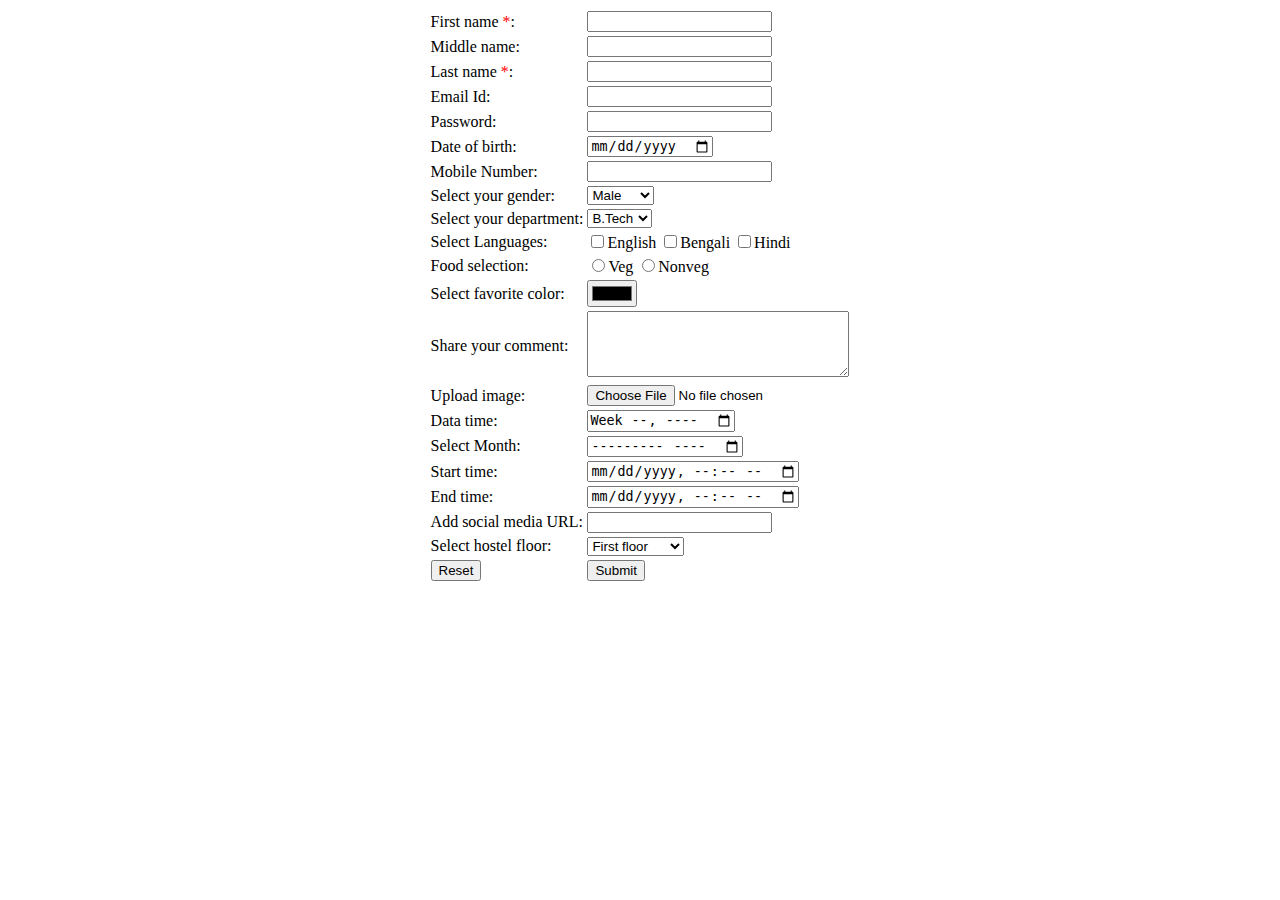
<file: index.html>
<!DOCTYPE html>
<html>
<head>
    <meta charset="UTF-8">
    <title>Centered Form Table</title>
</head>
<body>

<center>
    <form>
        <table>
            <tr>
                <td>First name <font color="red">*</font>:</td>
                <td><input type="text" name="fname" required></td>
            </tr>
            <tr>
                <td>Middle name:</td>
                <td><input type="text" name="mname"></td>
            </tr>
            <tr>
                <td>Last name <font color="red">*</font>:</td>
                <td><input type="text" name="lname" required></td>
            </tr>
            <tr>
                <td>Email Id:</td>
                <td><input type="email" name="email"></td>
            </tr>
            <tr>
                <td>Password:</td>
                <td><input type="password" name="password"></td>
            </tr>
            <tr>
                <td>Date of birth:</td>
                <td><input type="date" name="dob"></td>
            </tr>
            <tr>
                <td>Mobile Number:</td>
                <td><input type="text" name="mobile"></td>
            </tr>
            <tr>
                <td>Select your gender:</td>
                <td>
                    <select name="gender">
                        <option>Male</option>
                        <option>Female</option>
                        <option>Others</option>
                    </select>
                </td>
            </tr>
            <tr>
                <td>Select your department:</td>
                <td>
                    <select name="department">
                        <option>B.Tech</option>
                        <option>M.Tech</option>
                        <option>MCA</option>
                    </select>
                </td>
            </tr>
            <tr>
                <td>Select Languages:</td>
                <td>
                    <input type="checkbox" name="lang" value="english">English
                    <input type="checkbox" name="lang" value="bengali">Bengali
                    <input type="checkbox" name="lang" value="hindi">Hindi
                </td>
            </tr>
            <tr>
                <td>Food selection:</td>
                <td>
                    <input type="radio" name="food" value="veg">Veg
                    <input type="radio" name="food" value="nonveg">Nonveg
                </td>
            </tr>
            <tr>
                <td>Select favorite color:</td>
                <td><input type="color" name="color"></td>
            </tr>
            <tr>
                <td>Share your comment:</td>
                <td><textarea name="comment" cols="30" rows="4"></textarea></td>
            </tr>
            <tr>
                <td>Upload image:</td>
                <td><input type="file" name="image"></td>
            </tr>
            <tr>
                <td>Data time:</td>
                <td><input type="week" name="week"></td>
            </tr>
            <tr>
                <td>Select Month:</td>
                <td><input type="month" name="month"></td>
            </tr>
            <tr>
                <td>Start time:</td>
                <td><input type="datetime-local" name="start"></td>
            </tr>
            <tr>
                <td>End time:</td>
                <td><input type="datetime-local" name="end"></td>
            </tr>
            <tr>
                <td>Add social media URL:</td>
                <td><input type="url" name="social"></td>
            </tr>
            <tr>
                <td>Select hostel floor:</td>
                <td>
                    <select>
                        <option>First floor</option>
                        <option>Second floor</option>
                        <option>Third floor</option>
                    </select>
                </td>
            </tr>
            <tr>
                <td><input type="reset" value="Reset"></td>
                <td><input type="submit" value="Submit"></td>
            </tr>
        </table>
    </form>
</center>

</body>
</html>
</file>
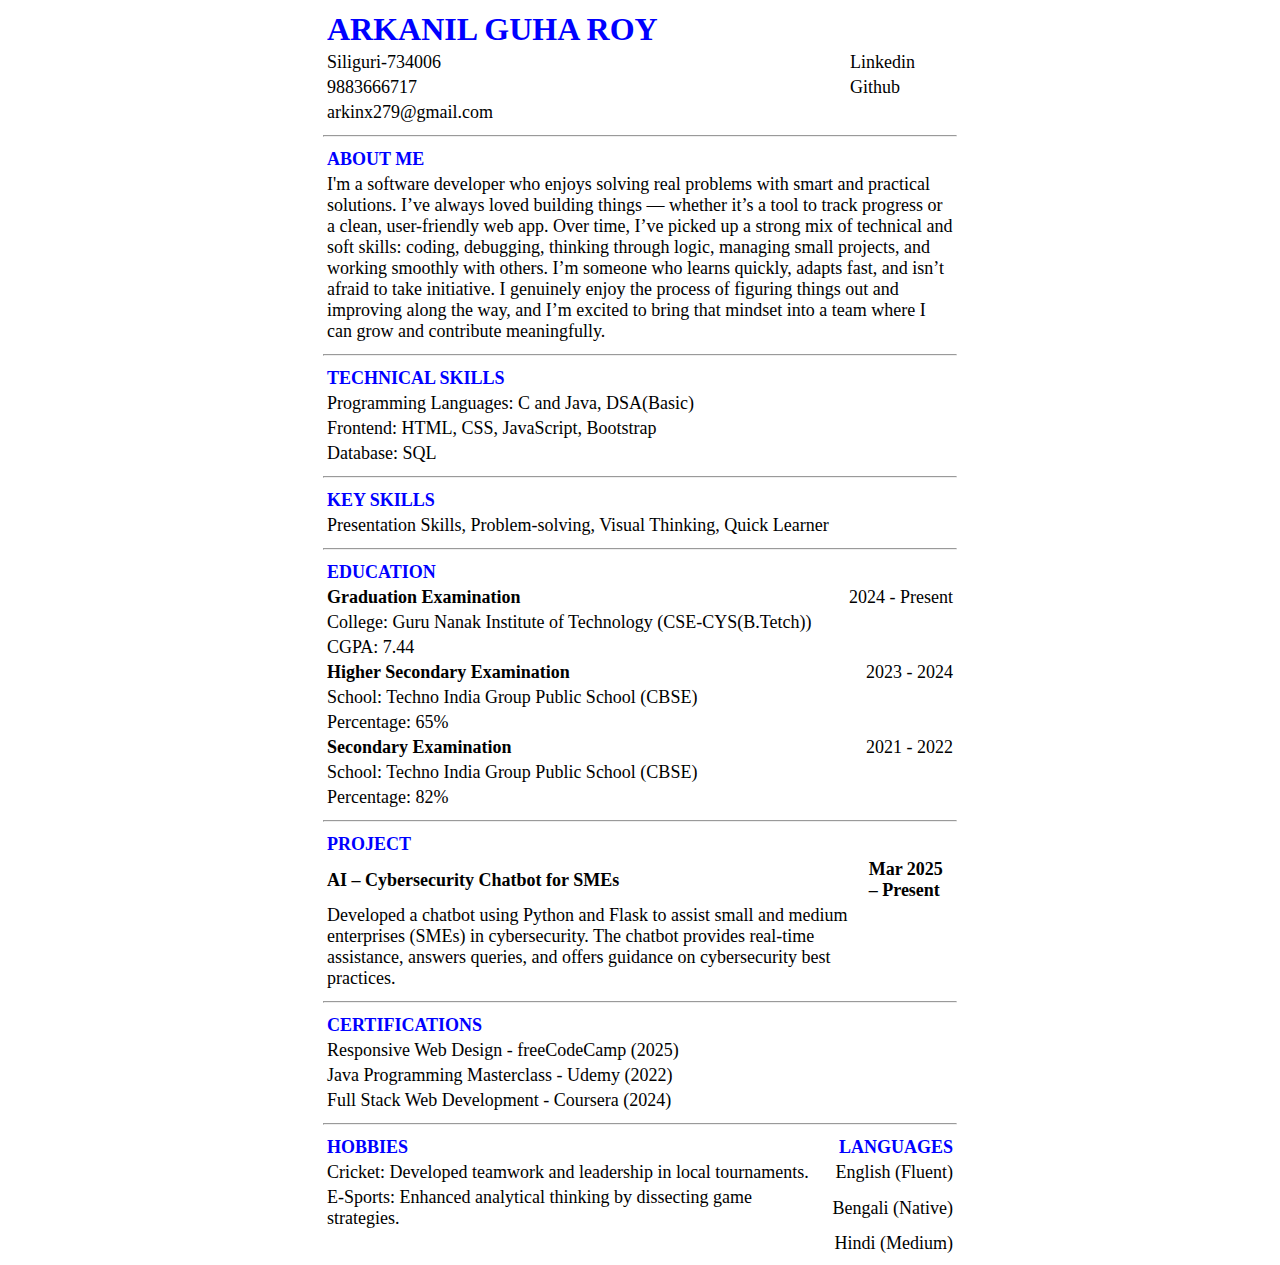
<file: Arkanil's-Resume.html>
<!DOCTYPE html>
<html>
<head>
    <meta charset="UTF-8" />
    <title>My Resume</title>
</head>
<body>
    <font size="4" face="Times New Roman">
        <center>
            <table width="50%">
                <tr>        
                    <th align="left"><font size="6" color="blue" face="Times New Roman">ARKANIL GUHA ROY</font></th>
                </tr>

                <tr>
                    <td>Siliguri-734006</td>
                    <td>Linkedin</td>
                </tr>

                <tr>
                    <td>9883666717</td>
                    <td>Github</td>
                </tr>

                <tr>
                    <td>arkinx279@gmail.com</td>
                </tr>
            </table>

            <hr width="50%">

            <table width="50%">
                <tr>        
                    <th align="left"><font color="blue">ABOUT ME</font></th>
                </tr>

                <tr>
                    <td>
                    I'm a software developer who enjoys solving real problems with smart and practical solutions. I’ve
                    always loved building things — whether it’s a tool to track progress or a clean, user-friendly web app. Over time, I’ve
                    picked up a strong mix of technical and soft skills: coding, debugging, thinking through logic, managing small projects,
                    and working smoothly with others. I’m someone who learns quickly, adapts fast, and isn’t afraid to take initiative. I
                    genuinely enjoy the process of figuring things out and improving along the way, and I’m excited to bring that mindset
                    into a team where I can grow and contribute meaningfully.   
                    </td>
                </tr>
            </table>

            <hr width="50%">

            <table width="50%">
                <tr>        
                    <th align="left"><font color="blue">TECHNICAL SKILLS</font></th>
                </tr>

                <tr>
                    <td>Programming Languages: C and Java, DSA(Basic)</td>
                </tr>

                <tr>
                    <td>Frontend: HTML, CSS, JavaScript, Bootstrap</td>
                </tr>

                <tr>
                    <td>Database: SQL</td>
                </tr>
            </table>

            <hr width="50%">

            <table width="50%">
                <tr>        
                    <th align="left"><font color="blue">KEY SKILLS</font></th>
                </tr>

                <tr>
                    <td>Presentation Skills, Problem-solving, Visual Thinking, Quick Learner</td>
                </tr>
            </table>

            <hr width="50%">

            <table  width="50%">
                <tr>        
                    <th align="left"><font color="blue">EDUCATION</font></th>
                </tr>
                <tr>
                    <th align="left">Graduation Examination</th>
                    <td align="right">2024 - Present</td>
                </tr>
                <tr>
                    <td>College: Guru Nanak Institute of Technology (CSE-CYS(B.Tetch))</td>
                    <td></td>
                </tr>
                <tr>
                    <td>CGPA: 7.44</td>
                    <td></td>
                </tr>
                <tr>
                    <th align="left">Higher Secondary Examination</th>
                    <td align="right"">2023 - 2024</td>
                </tr>
                <tr>
                    <td>School: Techno India Group Public School (CBSE)</td>
                    <td></td>
                </tr>
                <tr>
                    <td>Percentage: 65%</td>
                    <td></td>
                </tr>
                <tr>
                    <th align="left">Secondary Examination</th>
                    <td align="right">2021 - 2022</td>
                </tr>
                <tr>
                    <td>School: Techno India Group Public School (CBSE)</td>
                    <td></td>
                </tr>
                <tr>
                    <td>Percentage: 82%</td>
                    <td></td>
                </tr>
            </table>

            <hr width="50%">

            <table width="50%">
                <tr>        
                    <th align="left"><font color="blue">PROJECT</font></th>
                </tr>

                <tr>
                    <td><strong>AI – Cybersecurity Chatbot for SMEs</strong></td>
                    <td><strong>Mar 2025 – Present</strong></td>
                </tr>

                <tr>        
                    <td>
                        Developed a chatbot using Python and Flask to assist small and medium enterprises (SMEs) in cybersecurity.
                        The chatbot provides real-time assistance, answers queries, and offers guidance on cybersecurity best practices.
                    </td>
                </tr>
            </table>

            <hr width="50%">

            <table width="50%">
                <tr>        
                    <th align="left"><font color="blue">CERTIFICATIONS</font></th>
                </tr>

                <tr>
                    <td>Responsive Web Design - freeCodeCamp (2025)</td>
                </tr>

                <tr>        
                    <td>Java Programming Masterclass - Udemy (2022)</td>
                </tr>

                <tr>
                    <td>Full Stack Web Development - Coursera (2024)</td>
            </table>

            <hr width="50%">

            <table width="50%">
                <tr>        
                    <th align="left"><font color="blue">HOBBIES</font></th>
                    <th align="right"><font color="blue">LANGUAGES</font></th>

                </tr>

                <tr>
                    <td>Cricket: Developed teamwork and leadership in local tournaments.</td>
                    <td align="right">English (Fluent)</td>
                </tr>

                <tr>        
                    <td>E-Sports: Enhanced analytical thinking by dissecting game strategies.</td>
                    <td style="text-align:  right;">Bengali (Native)</td>
                </tr>

                <tr>
                    <td></td>
                    <td style="text-align:  right;">Hindi (Medium)</td>
            </table>
        </center>
    </font>
</body>
</html>
</file>
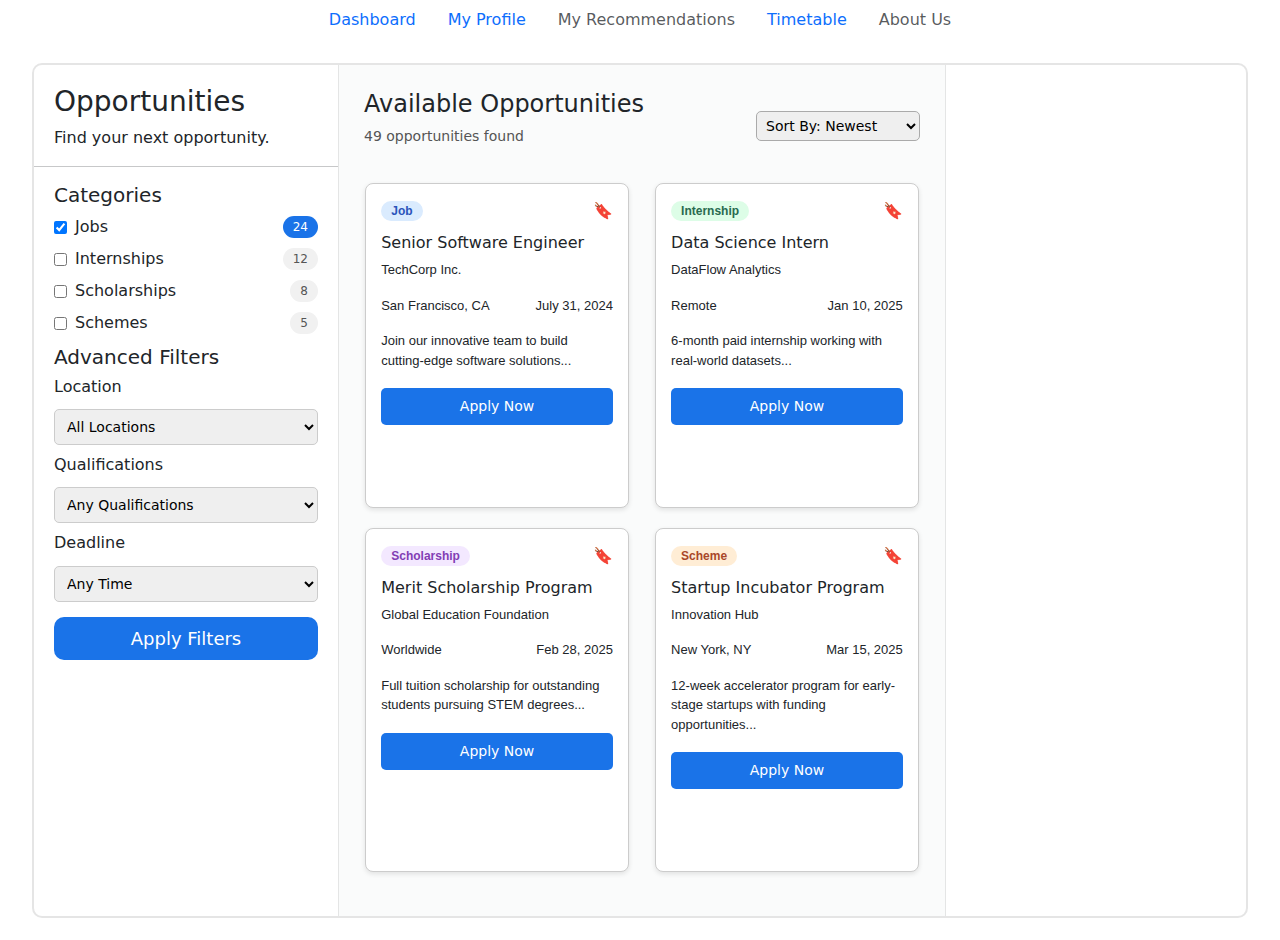
<file: dashboard.html>
<!doctype html>
<html lang="en">
<head>
    <meta charset="utf-8">
    <meta name="viewport" content="width=device-width, initial-scale=1">
    <title>Dashboard</title>
    <link href="https://cdn.jsdelivr.net/npm/bootstrap@5.3.7/dist/css/bootstrap.min.css" rel="stylesheet"
        integrity="sha384-LN+7fdVzj6u52u30Kp6M/trliBMCMKTyK833zpbD+pXdCLuTusPj697FH4R/5mcr" crossorigin="anonymous"
    >

    <!-- Bootstrap CSS -->
    <link 
        href="https://cdn.jsdelivr.net/npm/bootstrap@5.3.3/dist/css/bootstrap.min.css" 
        rel="stylesheet" 
        integrity="sha384-QWTKZyjpPEjISv5WaRU9OFeRpok6YctnYmDr5pNlyT2bRjXh0JMhjY6hW+ALEwIH" 
        crossorigin="anonymous"
    >

    <!-- Bootstrap Bundle with Popper -->
    <script 
        src="https://cdn.jsdelivr.net/npm/bootstrap@5.3.3/dist/js/bootstrap.bundle.min.js" 
        integrity="sha384-YvpcrYf0tY3lHB60NNkmXc5s9fDVZLESaAA55NDzOxhy9GkcIdslK1eN7N6jIeHz" 
        crossorigin="anonymous">
    </script>

    <!-- Custom CSS -->
    <link rel="stylesheet" href="dashboard.css">

</head>
<body>
    <script src="https://cdn.jsdelivr.net/npm/bootstrap@5.3.7/dist/js/bootstrap.bundle.min.js"
        integrity="sha384-ndDqU0Gzau9qJ1lfW4pNLlhNTkCfHzAVBReH9diLvGRem5+R9g2FzA8ZGN954O5Q"
        crossorigin="anonymous">
    </script>

    <!-- Nav Bar-->
    <ul class="nav justify-content-center">
        <li class="nav-item">
            <a class="nav-link active" aria-current="page" href="dashboard.html">Dashboard</a>
        </li>
        <li class="nav-item">
            <a class="nav-link" href="profile.html">My Profile</a>
        </li>
        <li class="nav-item">
            <a class="nav-link disabled" aria-disabled="true" href="#">My Recommendations </a>
        </li>
        <li class="nav-item">
            <a class="nav-link" href="timetable.html">Timetable</a>
        </li>
        <li class="nav-item">
            <a class="nav-link disabled" aria-disabled="true">About Us</a>
        </li>
    </ul>

    <!--Navbar End-->
    <div class="maindiv">
        <div class="leftdiv">
            <div class="opportunities">
                <h3>Opportunities</h3>
                <p>Find your next opportunity.</p>
            </div>
            <hr>
            <div class="categories">
                <h5>Categories</h5>
                <div class="category">
                    <input type="checkbox" id="Jobs" name="Jobs" value="Jobs" checked>
                    <label for="Jobs">Jobs</label>
                    <span class="count active">24</span>
                </div>

                <div class="category">
                    <input type="checkbox" id="Internships" name="Internships" value="Internships">
                    <label for="Internships">Internships</label>
                    <span class="count">12</span>
                </div>

                <div class="category">
                    <input type="checkbox" id="Scholarships" name="Scholarships" value="Scholarships">
                    <label for="Scholarships">Scholarships</label>
                    <span class="count">8</span>
                </div>

                <div class="category">
                    <input type="checkbox" id="Schemes" name="Schemes" value="Schemes">
                    <label for="Schemes">Schemes</label>
                    <span class="count">5</span>
                </div>
            </div>

            <div class="AdvancedFilters">
                <h5>Advanced Filters</h5>
                <h6>Location</h6>
                <select name="Location">
                    <option>All Locations</option>
                    <option>Kolkata</option>
                    <option>Bengaluru</option>
                    <option>Hyderabad</option>
                    <option>Mumbai</option>
                    <option>Chennai</option>
                    <option>Delhi</option>
                    <option>Remote</option>
                </select>
                <br>
                <h6>Qualifications</h6>
                <select name="Qualifications">
                    <option>Any Qualifications</option>
                    <option>Bachelor's Degree</option>
                    <option>Master's Degree</option>
                    <option>PhD</option>
                    <option>High School</option>
                </select>
                <br>
                <h6>Deadline</h6>
                <select name="Deadline">
                    <option>Any Time</option>
                    <option>Next 7 days</option>
                    <option>Next 30 days</option>
                    <option>Next 3 months</option>
                </select>
                <br>
               
                <input type="submit" value="Apply Filters">
            </div>
        </div>

        <div class="middlediv">
            <div class="header">
                <div class="LeftMiddleDiv">
                    <h4>Available Opportunities</h4>
                    <p>49 opportunities found</p>
                </div>
                <div class="RightMiddleDiv">
                    <select name="Sort">
                        <option>Sort By: Newest</option>
                        <option>Sort By: Deadline</option>
                        <option>Sort By: Relevance</option>
                    </select>
                </div>
            </div>

            <div class="Opplist">
                <div class="Card" id="Card1">
                    <div class="card-header">
                        <span class="badge job">Job</span>
                        <span class="bookmark">🔖</span>
                    </div>
                    <h6>Senior Software Engineer</h6>
                    <p class="company">TechCorp Inc.</p>
                    <div class="location">
                        <p>San Francisco, CA</p>
                        <p>July 31, 2024</p>
                    </div>
                    <p class="desc">Join our innovative team to build cutting-edge software solutions...</p>
                    <button class="button">Apply Now</button>
                </div>

                <div class="Card">
                    <div class="card-header">
                        <span class="badge internship">Internship</span>
                        <span class="bookmark">🔖</span>
                    </div>
                    <h6>Data Science Intern</h6>
                    <p class="company">DataFlow Analytics</p>
                    <div class="location">
                        <p>Remote</p>
                        <p>Jan 10, 2025</p>
                    </div>
                    <p class="desc">6-month paid internship working with real-world datasets...</p>
                    <button class="button">Apply Now</button>
                </div>

                <div class="Card">
                    <div class="card-header">
                        <span class="badge scholarship">Scholarship</span>
                        <span class="bookmark">🔖</span>
                    </div>
                    <h6>Merit Scholarship Program</h6>
                    <p class="company">Global Education Foundation</p>
                    <div class="location">
                        <p>Worldwide</p>
                        <p>Feb 28, 2025</p>
                    </div>
                    <p class="desc">Full tuition scholarship for outstanding students pursuing STEM degrees...</p>
                    <button class="button">Apply Now</button>
                </div>

                <div class="Card">
                    <div class="card-header">
                        <span class="badge scheme">Scheme</span>
                        <span class="bookmark">🔖</span>
                    </div>
                    <h6>Startup Incubator Program</h6>
                    <p class="company">Innovation Hub</p>
                    <div class="location">
                        <p>New York, NY</p>
                        <p>Mar 15, 2025</p>
                    </div>
                    <p class="desc">12-week accelerator program for early-stage startups with funding opportunities...</p>
                    <button class="button">Apply Now</button>
                </div>

                <!-- More Cards can be added similarly
                <div id="Scheme"class="Card">
                    <h6>Startup Incubator Program</h6>
                    <p>Innovation Hub</p>
                    <p>New York, NY</p>
                    <p>Qualifications: Master's Degree</p>
                    <p>Mar 15, 2025</p>
                    <button>Apply Now</button>
                </div>
                <div id="Scheme"class="Card">
                    <h6>Startup Incubator Program</h6>
                    <p>Innovation Hub</p>
                    <p>New York, NY</p>
                    <p>Qualifications: Master's Degree</p>
                    <p>Mar 15, 2025</p>
                    <button>Apply Now</button>
                </div>
                -->

            </div>
        </div>
        <div class="rightdiv"></div>    
    </div>
</body>
</html>
</file>
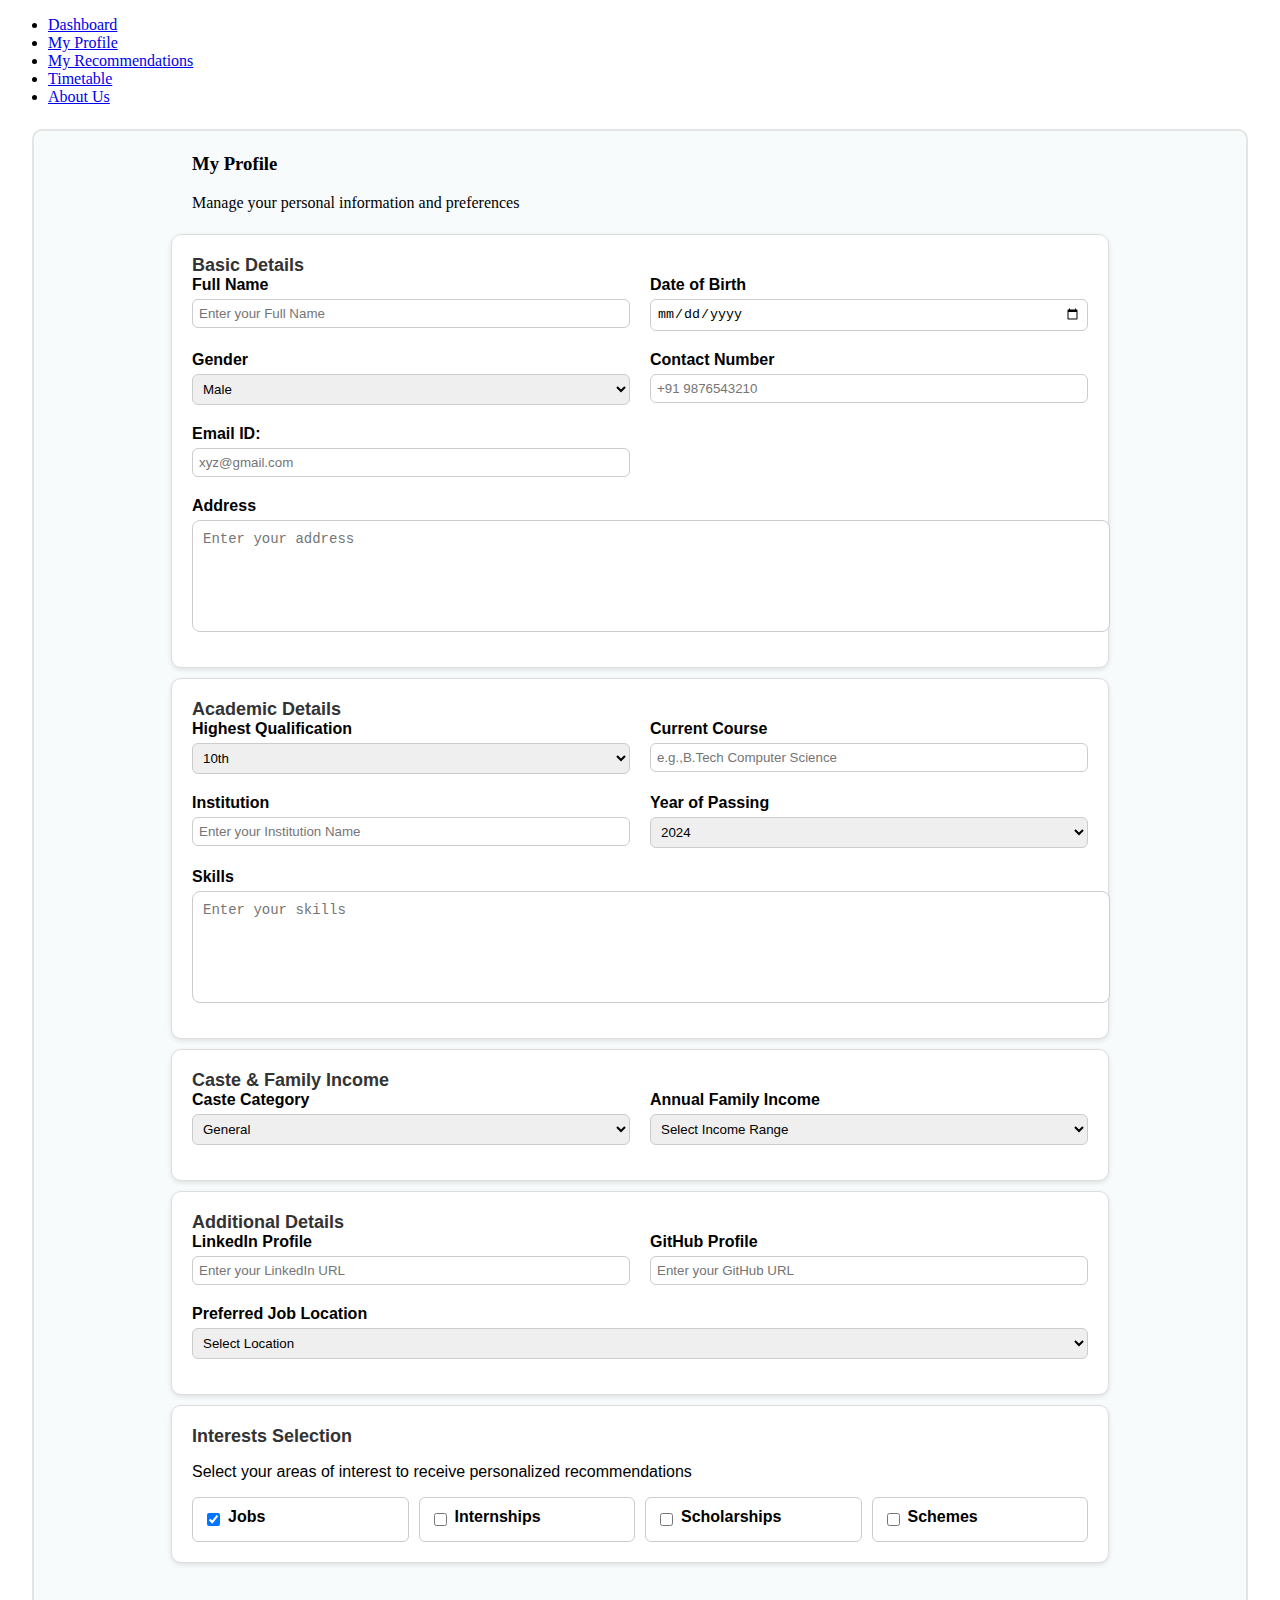
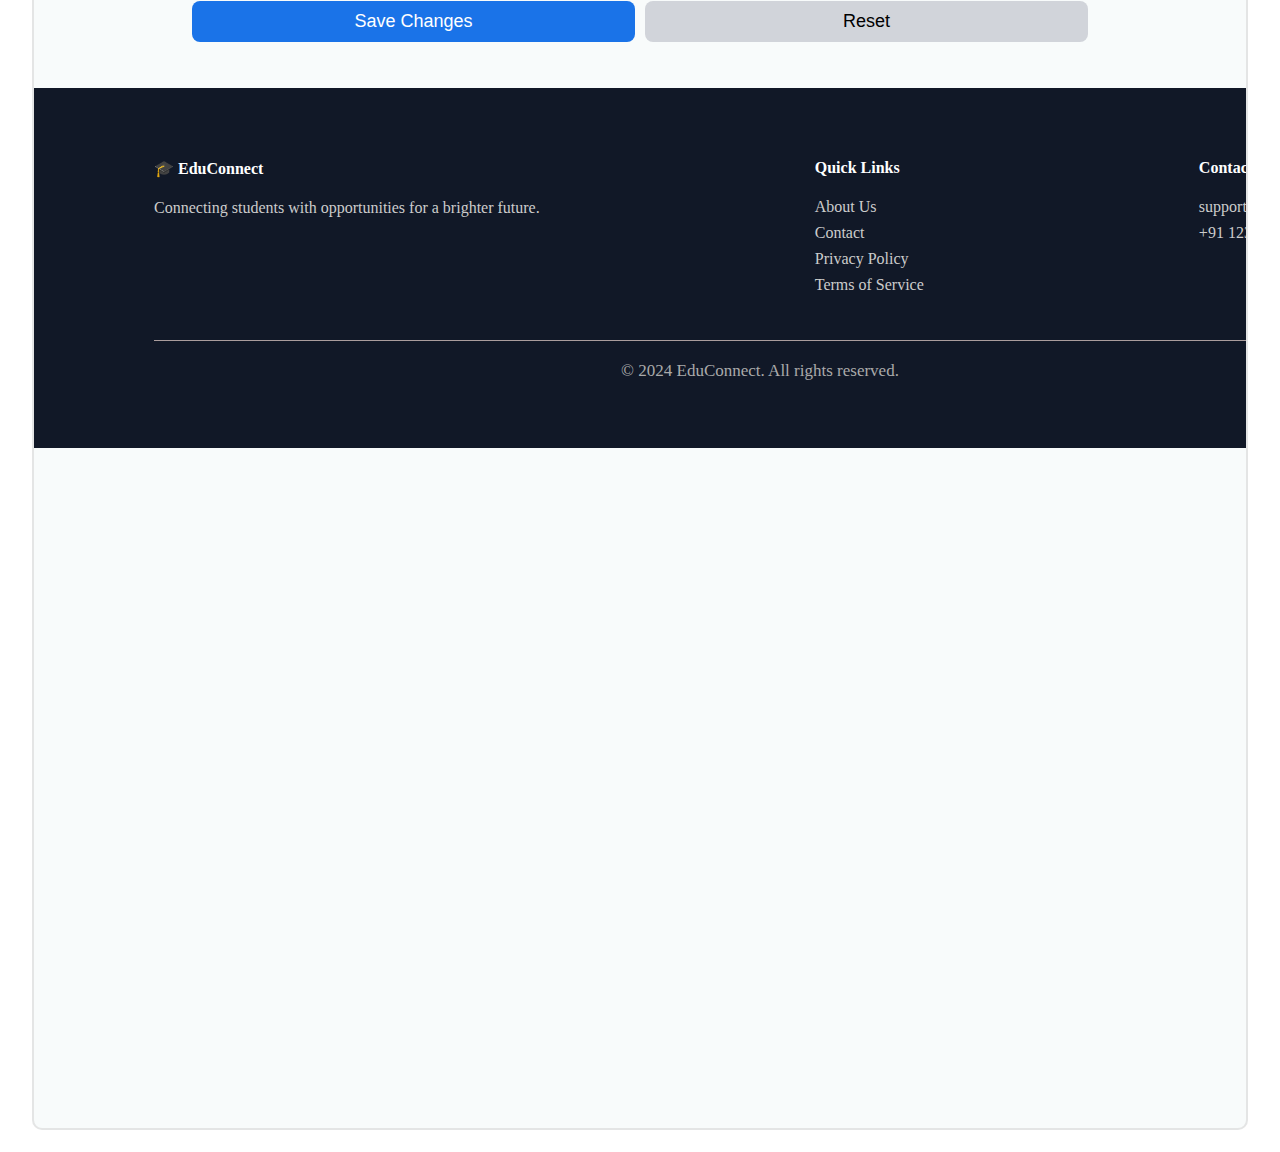
<file: profile.html>
<!DOCTYPE html>
<html lang="en">

<head>
  <meta charset="utf-8">
  <meta name="viewport" content="width=device-width, initial-scale=1">
  <title>My Profile</title>
  <link href="https://cdn.jsdelivr.net/npm/bootstrap@5.3.7/dist/css/bootstrap.min.css" rel="stylesheet"
    integrity="sha384-LN+7fdVzj6u52u30Kp6M/trliBMCMKTyK833zpbD+pXdCLuTusPj697FH4R/5mcr" crossorigin="anonymous">

  <link rel="stylesheet" href="https://cdnjs.cloudflare.com/ajax/libs/font-awesome/6.5.0/css/all.min.css">

  <script src="https://cdn.jsdelivr.net/npm/@popperjs/core@2.11.8/dist/umd/popper.min.js"
    integrity="sha384-I7E8VVD/ismYTF4hNIPjVp/Zjvgyol6VFvRkX/vR+Vc4jQkC+hVqc2pM8ODewa9r"
    crossorigin="anonymous"></script>
  <script src="https://cdn.jsdelivr.net/npm/bootstrap@5.3.7/dist/js/bootstrap.min.js"
    integrity="sha384-7qAoOXltbVP82dhxHAUje59V5r2YsVfBafyUDxEdApLPmcdhBPg1DKg1ERo0BZlK"
    crossorigin="anonymous"></script>

  <script src="https://cdn.jsdelivr.net/npm/bootstrap@5.3.7/dist/js/bootstrap.bundle.min.js"
    integrity="sha384-ndDqU0Gzau9qJ1lfW4pNLlhNTkCfHzAVBReH9diLvGRem5+R9g2FzA8ZGN954O5Q"
    crossorigin="anonymous"></script>
  <link rel="stylesheet" href="profile.css">
</head>

<body>
  <script src="https://cdn.jsdelivr.net/npm/bootstrap@5.3.7/dist/js/bootstrap.bundle.min.js"
    integrity="sha384-ndDqU0Gzau9qJ1lfW4pNLlhNTkCfHzAVBReH9diLvGRem5+R9g2FzA8ZGN954O5Q" crossorigin="anonymous">
    </script>

  <!-- Nav Bar-->
  <ul class="nav justify-content-center">
    <li class="nav-item">
      <a class="nav-link active" aria-current="page" href="dashboard.html">Dashboard</a>
    </li>
    <li class="nav-item">
      <a class="nav-link" href="profile.html">My Profile</a>
    </li>
    <li class="nav-item">
      <a class="nav-link disabled" aria-disabled="true" href="#">My Recommendations </a>
    </li>
    <li class="nav-item">
      <a class="nav-link " href="timetable.html">Timetable</a>
    </li>
    <li class="nav-item">
      <a class="nav-link" href="#">About Us</a>
    </li>
  </ul>

  <div class="maindiv">
    <!-- Header -->
    <div id="Header">
      <h3><b>My Profile</b></h3>
      <p>Manage your personal information and preferences</p>
    </div>

    <!-- Profile Form -->
    <div class="form1">
      <form action="" method="">
        <b>Basic Details</b>

        <div class="form-row">
          <div class="form-group">
            <label for="fname">Full Name</label>
            <input type="text" name="fname" id="fname" required placeholder="Enter your Full Name">
          </div>

          <div class="form-group">
            <label for="dob">Date of Birth</label>
            <input type="date" name="dob" id="dob" required>
          </div>

          <div class="form-group">
            <label for="gender">Gender</label>
            <select name="gender" id="gender" required>
              <option>Male</option>
              <option>Female</option>
              <option>Others</option>
            </select>
          </div>

          <div class="form-group">
            <label for="mobile">Contact Number</label>
            <input type="text" name="mobile" id="mobile" required placeholder="+91 9876543210">
          </div>

          <div class="form-group">
            <label for="email">Email ID:</label>
            <input type="email" name="email" required placeholder="xyz@gmail.com">
          </div>

          <div class="form-group">
          </div>

          <div class="form-group">
            <label for="address">Address</label>
            <textarea id="address" name="address" class="address-box" placeholder="Enter your address"></textarea>
          </div>
        </div>
      </form>
    </div>

    <div class="form1">
      <form action="" method="">
        <b>Academic Details</b>

        <div class="form-row">
          <div class="form-group">
            <label for="hq">Highest Qualification</label>
            <select name="gender" id="hq" required>
              <option>10th</option>
              <option>12th</option>
              <option>Bachelor's</option>
              <option>Master's</option>
              <option>PhD</option>
            </select>
          </div>

          <div class="form-group">
            <label for="course">Current Course</label>
            <input type="text" name="course" id="course" required placeholder="e.g.,B.Tech Computer Science">
          </div>

          <div class="form-group">
            <label for="institute">Institution</label>
            <input type="text" name="institute" id="institute" required placeholder="Enter your Institution Name">

          </div>

          <div class="form-group">
            <label for="yop">Year of Passing</label>
            <select name="yop" id="yop" required>
              <option>2024</option>
              <option>2025</option>
              <option>2026</option>
              <option>2027</option>
            </select>
          </div>

          <div class="form-group">
            <label for="skills">Skills</label>
            <textarea id="skills" name="skills" class="address-box" placeholder="Enter your skills"></textarea>
          </div>
        </div>
      </form>
    </div>

    <div class="form1">
      <form action="" method="">
        <b>Caste & Family Income</b>

        <div class="form-row">
          <div class="form-group">
            <label for="category">Caste Category</label>
            <select name="category" id="category" required>
              <option>General</option>
              <option>OBC</option>
              <option>SC</option>
              <option>ST</option>
              <option>Others</option>
            </select>
          </div>
          <div class="form-group">
            <label for="income">Annual Family Income</label>
            <select name="income" id="income" required>
              <option>Select Income Range</option>
              <option>Below 1 lakh</option>
              <option>1-3 lakhs</option>
              <option>3-5 lakhs</option>
              <option>5-8 lakhs</option>
              <option>Above 8 lakhs</option>
            </select>
          </div>
        </div>
      </form>
    </div>

    <div class="form1">
      <form action="" method="">
        <b>Additional Details</b>

        <!--<div id="form-upload">
          <label for="resume">Resume</label>
          <label class="upload-box">
            Drag and drop your resume or <span>browse files</span>
            <input type="file" id ="resume" name ="resume" accept=".pdf,.doc,.docx">
          </label>
        </div>-->

        <div class="form-row">
          <div class="form-group">
            <label for="linkedin">LinkedIn Profile</label>
            <input type="url" name="linkedin" id="linkedin" placeholder="Enter your LinkedIn URL">
          </div>

          <div class="form-group">
            <label for="github">GitHub Profile</label>
            <input type="url" name="github" id="github" placeholder="Enter your GitHub URL">
          </div>

          <div class="form-group">
            <label for="location">Preferred Job Location</label>
            <select name="location" id="location" required>
              <option>Select Location</option>
              <option>Mumbaih</option>
              <option>Delhi</option>
              <option>Kolkata</option>
              <option>Remote</option>
            </select>
          </div>
        </div>
      </form>
    </div>

    <div class="form1">
      <form action="" method="">
        <b>Interests Selection</b>
        <p>Select your areas of interest to receive personalized recommendations</p>

        <div id="interest-row">
          <div class="interests">
            <input type="checkbox" id="Jobs" name="Jobs" value="Jobs" checked>
            <label for="Jobs">Jobs</label>
          </div>

          <div class="interests">
            <input type="checkbox" id="Internships" name="Internships" value="Internships">
            <label for="Internships">Internships</label>
          </div>

          <div class="interests">
            <input type="checkbox" id="Scholarships" name="Scholarships" value="Scholarships">
            <label for="Scholarships">Scholarships</label>
          </div>

          <div class="interests">
            <input type="checkbox" id="Schemes" name="Schemes" value="Schemes">
            <label for="Schemes">Schemes</label>
          </div>
        </div>
      </form>
    </div>

    <br>

    <div class="savebutton">
      <button type="submit">Save Changes</button>
      <button type="reset">Reset</button>
    </div>

    <br>
    <br>

    <div id="footer">
      <div id="footer-main">
        <div id="footerLeft">
          <h4><span class="logo-icon">🎓</span> EduConnect</h4>
          <p>Connecting students with opportunities for a brighter future.</p>
          <!--Social Icons-->
        </div>

        <div id="footerMiddle">
          <h4>Quick Links</h4>
          <ul>
            <li><a href="#">About Us</a></li>
            <li><a href="#">Contact</a></li>
            <li><a href="#">Privacy Policy</a></li>
            <li><a href="#">Terms of Service</a></li>
          </ul>
        </div>

        <div id="footerRight">
          <h4>Contact Info</h4>
          <p><!----></i> support@educonnect.com</p>
          <p><!----></i> +91 12345 67890</p>
        </div>
      </div>

      <hr>

      <div class="footerbottom">
        <p>© 2024 EduConnect. All rights reserved.</p>
      </div>
    </div>
  </div>
</body>

</html>
</file>
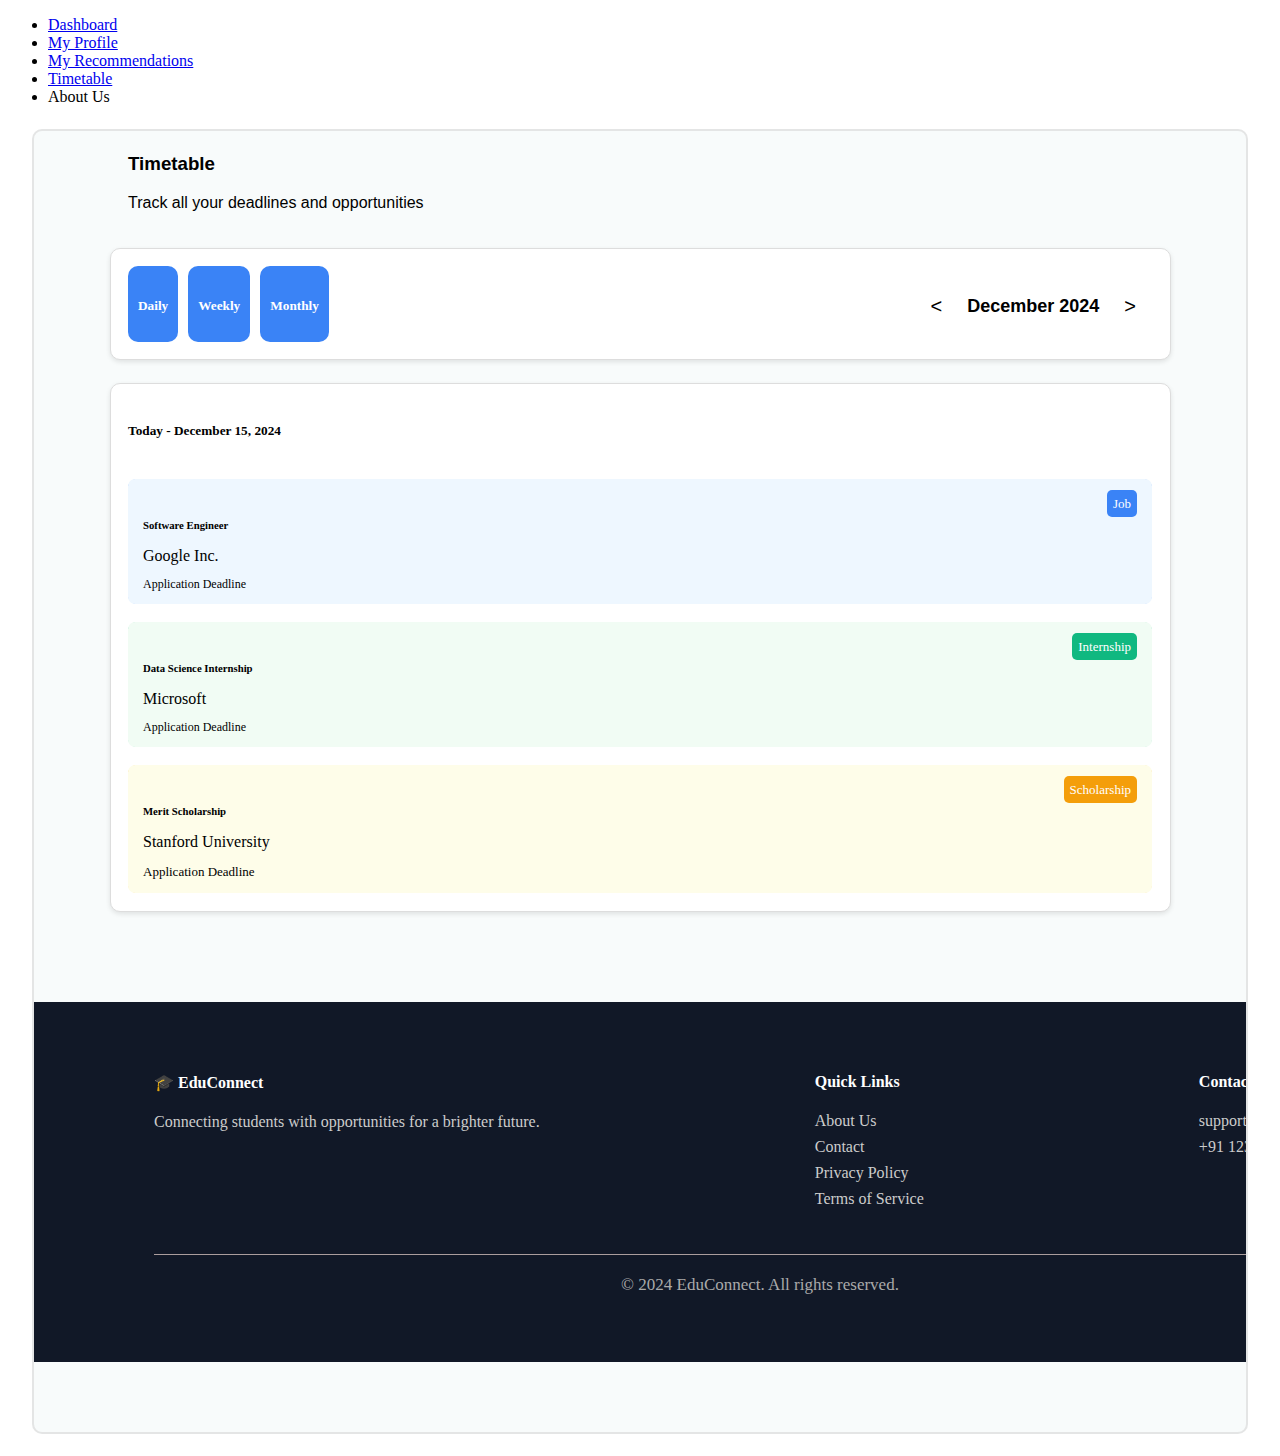
<file: timetable.html>
<!DOCTYPE html>
<html lang="en">
<head>
  <meta charset="utf-8">
  <meta name="viewport" content="width=device-width, initial-scale=1">
  <title>My Profile</title>
  <link href="https://cdn.jsdelivr.net/npm/bootstrap@5.3.7/dist/css/bootstrap.min.css" rel="stylesheet"
    integrity="sha384-LN+7fdVzj6u52u30Kp6M/trliBMCMKTyK833zpbD+pXdCLuTusPj697FH4R/5mcr" crossorigin="anonymous">

  <script src="https://cdn.jsdelivr.net/npm/@popperjs/core@2.11.8/dist/umd/popper.min.js"
    integrity="sha384-I7E8VVD/ismYTF4hNIPjVp/Zjvgyol6VFvRkX/vR+Vc4jQkC+hVqc2pM8ODewa9r"
    crossorigin="anonymous"></script>
  <script src="https://cdn.jsdelivr.net/npm/bootstrap@5.3.7/dist/js/bootstrap.min.js"
    integrity="sha384-7qAoOXltbVP82dhxHAUje59V5r2YsVfBafyUDxEdApLPmcdhBPg1DKg1ERo0BZlK"
    crossorigin="anonymous"></script>

  <script src="https://cdn.jsdelivr.net/npm/bootstrap@5.3.7/dist/js/bootstrap.bundle.min.js"
    integrity="sha384-ndDqU0Gzau9qJ1lfW4pNLlhNTkCfHzAVBReH9diLvGRem5+R9g2FzA8ZGN954O5Q"
    crossorigin="anonymous"></script>
  <link rel="stylesheet" href="timetable.css">
</head>

<body>
  <script src="https://cdn.jsdelivr.net/npm/bootstrap@5.3.7/dist/js/bootstrap.bundle.min.js"
      integrity="sha384-ndDqU0Gzau9qJ1lfW4pNLlhNTkCfHzAVBReH9diLvGRem5+R9g2FzA8ZGN954O5Q" crossorigin="anonymous">
  </script>

  <!-- Nav Bar-->
  <ul class="nav justify-content-center">
      <li class="nav-item">
          <a class="nav-link active" aria-current="page" href="dashboard.html">Dashboard</a>
      </li>
      <li class="nav-item">
          <a class="nav-link" href="profile.html">My Profile</a>
      </li>
      <li class="nav-item">
          <a class="nav-link disabled" aria-disabled="true" href="#">My Recommendations </a>
      </li>
      <li class="nav-item">
          <a class="nav-link" href="timetable.html">Timetable</a>
      </li>
      <li class="nav-item">
          <a class="nav-link disabled" aria-disabled="true">About Us</a>
      </li>
  </ul>

  <div class="maindiv">
    <div class="timediv">
      <!-- Header -->
      <div id="Header">
        <h3><b>Timetable</b></h3>
        <p>Track all your deadlines and opportunities</p>
      </div>
    </div>

    <div id="time">
      <div id="timehead">
        <span class="timely">
          <h5>Daily</h5>
        </span>
        <span class="timely">
          <h5>Weekly</h5>
        </span>
        <span class="timely">
          <h5>Monthly</h5>
        </span>
      </div>

      <div id="calendar">
        <button>&lt;</button>
        <span>December 2024</span>
        <button>&gt;</button>
      </div>
    </div>

    <div id="time-details">
      <div>
        <h5><b>Today - December 15, 2024</b></h5>
      </div>
      
      <br>

      <div id="Software" class="timetables">
        <div id="S">
          <div class="text">
            <h6 style="margin-bottom: 0px;">Software Engineer</h6>
            <p style="margin-bottom: 0px;">Google Inc.</p>
            <p style="font-size: 12px;">Application Deadline</p>
          </div>
          <div><span class="badge job">Job</span></div>
        </div>
      </div>

      <br>

      <div id="Data-Science" class="timetables">
        <div id="D">
          <div class="text">
            <h6 style="margin-bottom: 0px;">Data Science Internship</h6>
            <p style="margin-bottom: 0px;">Microsoft</p>
            <p style="font-size: 12px;">Application Deadline</p>
          </div>
          <div><span class="badge internship">Internship</span></div>
        </div>
      </div>

      <br>

      <div id="Merit" class="timetables">
        <div id="M">
          <div class="text">
            <h6 style="margin-bottom: 0px;">Merit Scholarship</h6>
            <p style="margin-bottom: 0px;">Stanford University</p>
            <p style="font-size: 13px;">Application Deadline</p>
          </div>
          <div><span class="badge scholarship">Scholarship</span></div>
        </div>
      </div>
    </div>

    <div id="footer">
      <div id="footer-main">
        <div id="footerLeft">
          <h4><span class="logo-icon">🎓</span> EduConnect</h4>
          <p>Connecting students with opportunities for a brighter future.</p>
          <!--Social Icons-->
        </div>

        <div id="footerMiddle">
          <h4>Quick Links</h4>
          <ul>
            <li><a href="#">About Us</a></li>
            <li><a href="#">Contact</a></li>
            <li><a href="#">Privacy Policy</a></li>
            <li><a href="#">Terms of Service</a></li>
          </ul>
        </div>

        <div id="footerRight">
          <h4>Contact Info</h4>
          <p><!----></i> support@educonnect.com</p>
          <p><!----></i> +91 12345 67890</p>
        </div>
      </div>

      <hr>

      <div class="footerbottom">
        <p>© 2024 EduConnect. All rights reserved.</p>
      </div>
    </div>
  </div>
</body>
</html>
</file>
<file: dashboard.css>
.maindiv {
  height: 95vh;
  width: 95vw;
  margin: 2.5vh auto; /* top-bottom = 2.5vh, left-right = auto */
  border: 2.5px solid #e0e0e0d3;
  border-radius: 10px;
  box-sizing: border-box;
  overflow: hidden; 
}

/* Left div */
.leftdiv {
  height: 95vh;
  width: 23.75vw;
  float: left;
}

/* Middle div */
.middlediv {
  height: 95vh;
  width: 47.5vw;
  background-color: rgba(249, 250, 251, 0.899);
  float: left;
  border-left: 1.5px solid #e0e0e0d3;
  border-right: 1.5px solid #e0e0e0d3;
  box-sizing: border-box;
}

/* Right div */
.rightdiv {
  height: 95vh;
  width: 23.75vw;
  float: left;
}

.opportunities{
  margin: 20px 20px 0px;
}

.categories {
  margin: 10px 20px 0px;
 
}

.category {
  display: flex;
  align-items: center;
  justify-content: space-between;
  margin-bottom: 8px;
}

.category input[type="checkbox"] {
  margin-right: 8px;
}

.category label {
  flex: 1; /* pushes badge to right */
  cursor: pointer;
}

.count {
  background-color: #f1f1f1;
  border-radius: 20px;
  padding: 2px 10px;
  font-size: 12px;
  color: #555;
}

.count.active {
  background-color: #1a73e8; /* Google blue */
  color: white;
}

.AdvancedFilters{
  margin: 10px 20px 20px;
}

.AdvancedFilters select {
  width: 100%;
  padding: 8px;
  margin-top: 5px;
  margin-bottom: 10px;
  border-radius: 5px;
  border: 1px solid #ccc;
  font-size: 14px;
}

.AdvancedFilters input[type="submit"] {
  width: 100%;
  padding: 8px;
  background-color: #1a73e8; /* Google blue */
  color: white;
  border: none;
  border-radius: 10px;
  font-size: 18px;
  cursor: pointer;
  margin-top: 5px;
}

.header {
  display: flex;
  justify-content: space-between;
  align-items: center;
  margin: 10px;
  padding: 15px 15px 0px;
}

.LeftMiddleDiv p {
  color: #555;
  font-size: 14px;
}

.RightMiddleDiv select {
  padding: 5px;
  border-radius: 5px;
  border: 1px solid #aaa;
  font-size: 14px;
}

.Opplist {
  display: flex;
  justify-content: space-evenly;
  flex-wrap: wrap;
  margin: 10px;
  height: 78.7vh;
  overflow-y: hidden;
  overflow-y: scroll;
}

.Card{
  background-color: white;
  border: 1px solid #ccc;
  border-radius: 8px;
  box-shadow: 0 2px 5px rgba(0, 0, 0, 0.1);
  width: 45%;
  margin: 10px;
  padding: 15px;
  box-sizing: border-box;
  cursor: pointer;
}

.card-header {
  display: flex;
  justify-content: space-between;
  align-items: center;
  margin-bottom: 10px;
}

.badge {
  padding: 4px 10px;
  border-radius: 12px;
  font-size: 12px;
  font-family: Arial, sans-serif;
  color: #fff;
}

.badge.job {
  background: #daebfe;
  color: #2a54ba;
}
.badge.internship {
  background: #ddfde7;
  color: #296a4f;
}
.badge.scholarship {
  background: #f3e8ff;
  color: #823db4;
}
.badge.scheme {
  background: #ffedd5;
  color: #a94729;
}

.location {
  display: flex;
  justify-content: space-between;
  font-size: 13px;
  font-family: Arial, sans-serif;
}

.company {
  font-family: Arial, sans-serif;
  font-size: 13px;
}

.desc {
  font-family: Arial, sans-serif;
  font-size: small;
}

.button {
  width: 100%;
  background-color: #1a73e8; /* Google blue */
  color: white;
  border: none;
  border-radius: 5px;
  padding: 8px 12px;
  cursor: pointer;
  font-size: 14px;
  margin-top: 2px;
}
</file>
<file: profile.css>
.maindiv {
  height: 289vh;
  width: 95vw;
  margin: 2.5vh auto; /* top-bottom = 2.5vh, left-right = auto */
  border: 2.5px solid #e0e0e0d3;
  border-radius: 10px;
  box-sizing: border-box;
  overflow: hidden;
  background-color:#f8fbfb;
}

#Header {
  width: 70vw;
  margin: 2.5vh auto; /* top-bottom = 2.5vh, left-right = auto */
}

/* ===== Form Wrapper ===== */
.form1 {
  width: 70vw;
  margin: 10px auto;
  padding: 20px;
  border: 1px solid #ddd;
  border-radius: 10px;
  box-shadow: 0 2px 5px rgba(0, 0, 0, 0.1);
  background-color: white;
  font-family: Arial, sans-serif;
}

/* ===== Form Heading ===== */
.form1 b {
  display: flex;
  align-items: flex-start;
  font-size: 18px;
  color: #333;
}

.form-row {
  display: flex;
  justify-content: space-between;
  flex-wrap: wrap;
  gap: 20px; /* spacing between fields */
  margin-bottom: 15px;
}

.form-group {
  flex: 1 1 45%;  /* grow, shrink, base width ~45% */
  min-width: 200px; /* prevents shrinking too small */
  display: flex;
  flex-direction: column;
}

label {
  margin-bottom: 5px;
  font-weight: bold;
}

input, select {
  padding: 6px;
  border: 1px solid #ccc;
  border-radius: 6px;
}

.address-box {
  width: 100%;       /* width of box */
  height: 90px;      /* height */
  padding: 10px;      /* inside spacing */
  border: 1px solid #ccc; /* light gray border */
  border-radius: 8px; /* rounded corners */
  font-size: 14px;    /* text size */
  resize: none;       /* prevents manual resizing */
}

#form-upload {
  margin-bottom: 10px;
}

.upload-box {
  width: 100%;
  border: 2px dashed #ccc;
  border-radius: 8px;
  padding: 40px;
  text-align: center;
  color: #666;
  cursor: pointer;
}

.upload-box input {
  display: none; /* hide the ugly default input */
}

#interest-row {
  display: flex;
  justify-content: space-between;
  gap: 10px;
}

.interests{
  padding: 10px;
  border: 1px solid #ccc;
  border-radius: 6px;
  flex: 1 1 30%;
  min-width: 100px;
  display: flex;
  align-items: center;
}

.interests input[type="checkbox"] {
  margin-right: 8px;
}

.savebutton{
  width: 70vw;
  display: flex;
  flex-direction: row;
  gap: 10px;
  margin: 10px auto;
  background-color: #f8fbfb;
  font-family: Arial, sans-serif;
}

.savebutton button[type="submit"] {
  width: 100%;
  padding: 10px;
  background-color: #1a73e8; /* Google blue */
  color: white;
  border: none;
  border-radius: 8px;
  font-size: 18px;
  cursor: pointer;
  font-family: Arial, sans-serif;
}

.savebutton button[type="reset"] {
  width: 100%;
  padding: 10px;
  background-color: #d1d4da;
  color: black;
  border: none;
  border-radius: 8px;
  font-size: 18px;
  cursor: pointer;  
  font-family: Arial, sans-serif;
}

#footer {
  background-color: #111827;  /* Dark navy */
  color: #ccc;               /* Light gray text */
  width: 100%;
  padding: 50px 120px;
}

#footer-main {
  display: flex;
  justify-content: space-between;
  align-items: flex-start;
  flex-wrap: wrap;
}

#footer h3, 
#footer h4 {
  color: #fff;
}

#footerLeft p {
  margin: 10px 0;
}

/* Social Icons*/

#footerMiddle ul {
  list-style: none; 
  padding: 0;
}

#footerMiddle ul li {
  margin: 8px 0;
}

#footerMiddle ul li a {
  color: #ccc;
  text-decoration: none;
}

#footerMiddle ul li a:hover {
  color: #fff;
}

#footerRight p {
  margin: 8px 0;
}

hr {
  border: 0;
  height: 1px;
  background: #ab9d9d;
  margin: 30px 0 20px 0;
}

.footerbottom {
  text-align: center;
  color: #aaa;
  font-size: 17px;
}
</file>
<file: timetable.css>
.maindiv {
  height: 145vh;
  width: 95vw;
  margin: 2.5vh auto; /* top-bottom = 2.5vh, left-right = auto */
  border: 2.5px solid #e0e0e0d3;
  border-radius: 10px;
  box-sizing: border-box;
  overflow: hidden;
  background-color:#f8fbfb;
}

.timediv{
  width: 80vw;
  margin: 2.5vh auto 4vh; /* top-bottom = 2.5vh, left-right = auto */
  font-family: Arial, sans-serif;
  padding-bottom: 0px;
}

#time {
  width: 80vw;
  margin: 2.5vh auto; /* top-bottom = 2.5vh, left-right = auto */
  display: flex;
  justify-content: space-between;
  margin-top: 20px;
  padding: 17.5px;
  border: 1px solid #ddd;
  border-radius: 10px;
  background-color: white;
  box-shadow: 0 2px 5px rgba(0, 0, 0, 0.1);
}

#timehead{
  display: flex;
  gap: 10px;
  width: 17.5vw;
  background-color: white;
}

.timely {
  background-color: #3a83f6;
  color: white;
  padding: 10px 10px 5px;
  border-radius: 10px;
  text-align: center;
  cursor: pointer; 
}

#calendar {
  display: flex;
  align-items: center; /* Vertically center */
  justify-content: space-between; /* Space between arrows + text */
  width: 17vw;
  padding: 10px 10px 5px;
  /*border: 1px solid #ddd;
  border-radius: 6px;*/
  font-family: Arial, sans-serif;
  font-size: 18px;
  font-weight: bold;
}

#calendar button {
  background: none;
  border: none;
  font-size: 20px;
  cursor: pointer;
}

#time-details {
  width: 80vw;
  margin: 2.5vh auto 10vh; /* top-bottom = 2.5vh, left-right = auto */
  display: flex;
  flex-direction: column;
  margin-top: 20px;
  padding: 17.5px;
  border: 1px solid #ddd;
  border-radius: 10px;
  background-color: white;
  box-shadow: 0 2px 5px rgba(0, 0, 0, 0.1);
}

.timetables {
  width: 100%;
  display: flex;
  justify-content: flex-end;
  border: 1px;
  border-radius: 9px;
}

#Software {
  background-color: #3a83f6;
}
#S {
  width: 99.7%;
  background-color: #eef7ff;
  padding: 15px 15px 0px;
  display: flex;
  justify-content: space-between;
  border: 1px;
  border-radius: 7px;
}

#Data-Science {
  background-color: #10b880;
}
#D {
  width: 99.7%;
  background-color: #f1fcf4;
  padding: 15px 15px 0px;
  display: flex;
  justify-content: space-between;
  border: 1px;
  border-radius: 7px;
}

#Merit {
  background-color: #f49e0a;
}
#M {
  width: 99.7%;
  background-color: #fefde9;
  padding: 15px 15px 0px;
  display: flex;
  justify-content: space-between;
  border: 1px;
  border-radius: 7px;
}

.badge {
  padding: 6px;
  border-radius: 5px;
  font-size: 13px;
}

.badge.job {
  background: #3a83f6;
  color: white;
}
.badge.internship {
  background: #10b880;
  color: white;
}
.badge.scholarship {
  background: #f49e0a;
  color: white;
}

.text h6 {
 font-weight: bold;
}

#footer {
  background-color: #111827;  /* Dark navy */
  color: #ccc;               /* Light gray text */
  width: 100%;
  padding: 50px 120px;
}

#footer-main {
  display: flex;
  justify-content: space-between;
  align-items: flex-start;
  flex-wrap: wrap;
}

#footer h3, 
#footer h4 {
  color: #fff;
}

#footerLeft p {
  margin: 10px 0;
}

/* Social Icons*/

#footerMiddle ul {
  list-style: none; 
  padding: 0;
}

#footerMiddle ul li {
  margin: 8px 0;
}

#footerMiddle ul li a {
  color: #ccc;
  text-decoration: none;
}

#footerMiddle ul li a:hover {
  color: #fff;
}

#footerRight p {
  margin: 8px 0;
}

hr {
  border: 0;
  height: 1px;
  background: #ab9d9d;
  margin: 30px 0 20px 0;
}

.footerbottom {
  text-align: center;
  color: #aaa;
  font-size: 17px;
}
</file>
